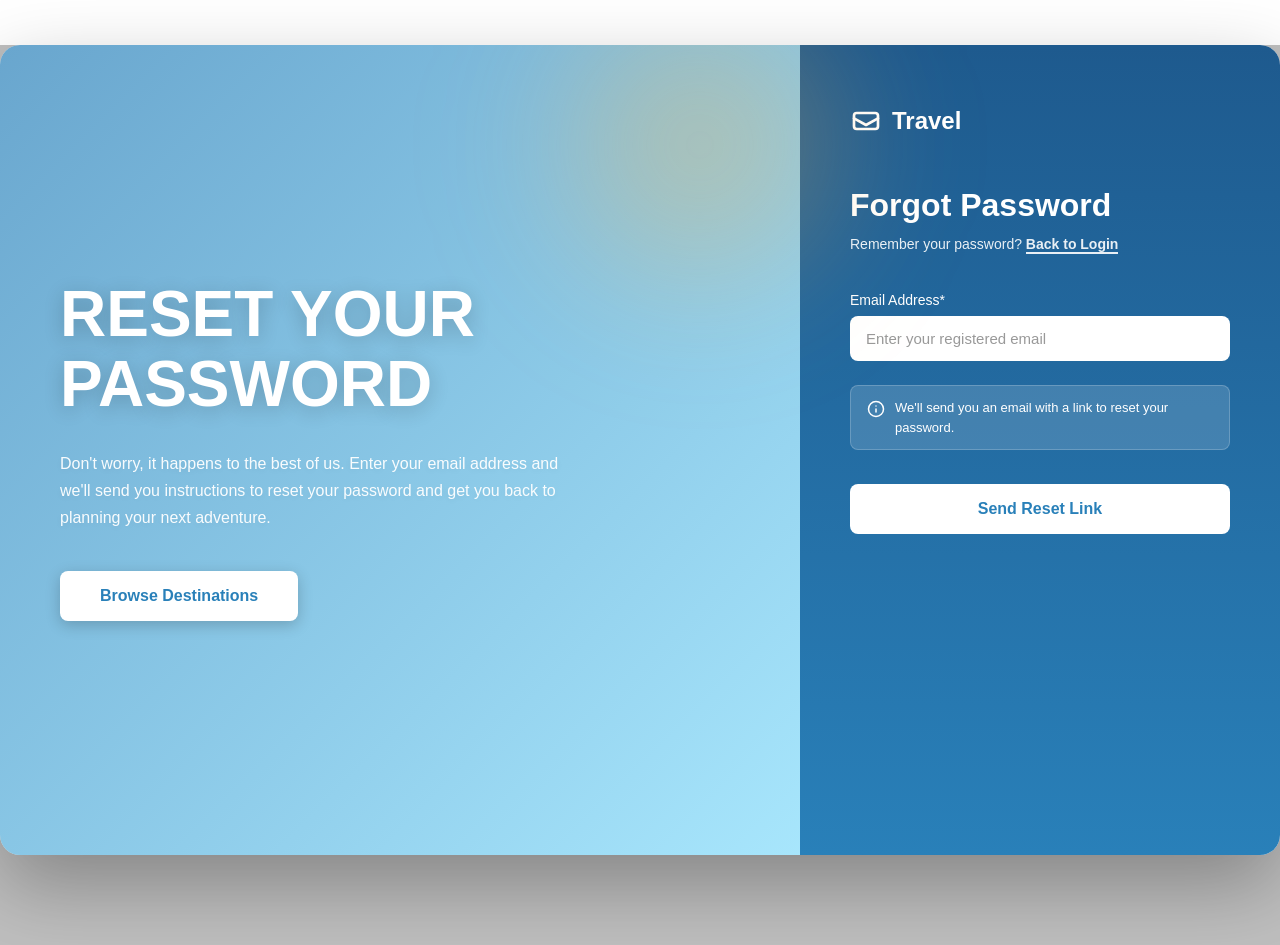
<file: registration/login/travel_forgot_password.html>
<!DOCTYPE html>
<html lang="en">
  <head>
    <meta charset="UTF-8" />
    <meta name="viewport" content="width=device-width, initial-scale=1.0" />
    <title>Travel - Forgot Password</title>
    <link rel="stylesheet" href="travel_forgot_password_css.css" />
  </head>
  <body>
    <div class="container">
      <div class="hero-section">
        <div class="hero-content">
          <h1>RESET YOUR<br />PASSWORD</h1>
          <p>
            Don't worry, it happens to the best of us. Enter your email address
            and we'll send you instructions to reset your password and get you
            back to planning your next adventure.
          </p>
          <a href="#" class="explore-btn">Browse Destinations</a>
        </div>
      </div>

      <div class="reset-section">
        <div class="logo">
          <svg
            viewBox="0 0 24 24"
            fill="none"
            xmlns="http://www.w3.org/2000/svg"
          >
            <path
              d="M21 16V8C21 6.89543 20.1046 6 19 6H5C3.89543 6 3 6.89543 3 8V16C3 17.1046 3.89543 18 5 18H19C20.1046 18 21 17.1046 21 16Z"
              stroke="white"
              stroke-width="2"
              stroke-linecap="round"
              stroke-linejoin="round"
            />
            <path
              d="M3 10L12 15L21 10"
              stroke="white"
              stroke-width="2"
              stroke-linecap="round"
              stroke-linejoin="round"
            />
          </svg>
          <span>Travel</span>
        </div>

        <h2>Forgot Password</h2>
        <p class="subtitle">
          Remember your password? <a href="travel_login_html.html" id="backToLogin">Back to Login</a>
        </p>

        <form id="forgotPasswordForm">
          <div class="form-group">
            <label for="email">Email Address*</label>
            <input
              type="email"
              id="email"
              placeholder="Enter your registered email"
              required
            />
          </div>

          <div class="info-text">
            <svg
              width="18"
              height="18"
              viewBox="0 0 24 24"
              fill="none"
              xmlns="http://www.w3.org/2000/svg"
            >
              <circle cx="12" cy="12" r="10" stroke="white" stroke-width="2" />
              <path
                d="M12 16V12M12 8H12.01"
                stroke="white"
                stroke-width="2"
                stroke-linecap="round"
              />
            </svg>
            <span
              >We'll send you an email with a link to reset your password.</span
            >
          </div>

          <div id="resetMessage" class="reset-message"></div>

          <button type="submit" class="reset-btn">Send Reset Link</button>
        </form>
      </div>
    </div>

    <script src="travel_forgot_password_js.js"></script>
  </body>
</html>
</file>
<file: registration/login/travel_forgot_password_css.css>
* {
  margin: 0;
  padding: 0;
  box-sizing: border-box;
}

body {
  font-family: -apple-system, BlinkMacSystemFont, "Segoe UI", Roboto, Oxygen,
    Ubuntu, Cantarell, sans-serif;
  min-height: 100vh;
  overflow-x: hidden;
  overflow-y: auto;
  background: url("https://images.unsplash.com/photo-1488646953014-85cb44e25828?w=1920&h=1080&fit=crop")
    center/cover no-repeat;
  position: relative;
}

body::before {
  content: "";
  position: absolute;
  top: 0;
  left: 0;
  right: 0;
  bottom: 0;
  background: rgba(0, 0, 0, 0.25);
  backdrop-filter: blur(3px);
}

.container {
  position: relative;
  display: flex;
  flex-wrap: wrap;
  max-width: 1400px;
  min-height: 90vh;
  margin: 5vh auto;
  background: white;
  border-radius: 20px;
  overflow: hidden;
  box-shadow: 0 30px 80px rgba(0, 0, 0, 0.3);
}

.hero-section {
  flex: 1;
  background: linear-gradient(
      135deg,
      rgba(41, 128, 185, 0.7) 0%,
      rgba(109, 213, 250, 0.6) 100%
    ),
    url("https://images.unsplash.com/photo-1506905925346-21bda4d32df4?w=1200&h=1200&fit=crop")
      center/cover;
  display: flex;
  flex-direction: column;
  justify-content: center;
  padding: 80px 60px;
  color: white;
  position: relative;
}

.hero-section::after {
  content: "";
  position: absolute;
  top: -100px;
  right: -100px;
  width: 400px;
  height: 400px;
  background: radial-gradient(
    circle,
    rgba(255, 183, 77, 0.4) 0%,
    transparent 70%
  );
  border-radius: 50%;
  filter: blur(60px);
}

.hero-content {
  position: relative;
  z-index: 1;
}

.hero-section h1 {
  font-size: 64px;
  font-weight: 800;
  line-height: 1.1;
  margin-bottom: 30px;
  text-shadow: 0 4px 20px rgba(0, 0, 0, 0.2);
}

.hero-section p {
  font-size: 16px;
  line-height: 1.7;
  margin-bottom: 40px;
  opacity: 0.95;
  max-width: 500px;
  text-shadow: 0 2px 10px rgba(0, 0, 0, 0.1);
}

.explore-btn {
  display: inline-block;
  background: white;
  color: #2980b9;
  padding: 16px 40px;
  border-radius: 8px;
  text-decoration: none;
  font-weight: 600;
  font-size: 16px;
  transition: all 0.3s ease;
  box-shadow: 0 4px 15px rgba(0, 0, 0, 0.2);
  align-self: flex-start;
}

.explore-btn:hover {
  transform: translateY(-2px);
  box-shadow: 0 6px 25px rgba(0, 0, 0, 0.3);
}

.reset-section {
  flex: 0 0 480px;
  background: linear-gradient(180deg, #1e5a8e 0%, #2980b9 100%);
  padding: 60px 50px;
  display: flex;
  flex-direction: column;
  color: white;
}

.logo {
  display: flex;
  align-items: center;
  gap: 10px;
  margin-bottom: 50px;
}

.logo svg {
  width: 32px;
  height: 32px;
}

.logo span {
  font-size: 24px;
  font-weight: 700;
}

.reset-section h2 {
  font-size: 32px;
  font-weight: 600;
  margin-bottom: 12px;
}

.subtitle {
  font-size: 14px;
  opacity: 0.9;
  margin-bottom: 40px;
}

.subtitle a {
  color: white;
  font-weight: 600;
  text-decoration: none;
  border-bottom: 2px solid white;
}

.subtitle a:hover {
  opacity: 0.8;
}

.form-group {
  margin-bottom: 24px;
}

.form-group label {
  display: block;
  margin-bottom: 8px;
  font-size: 14px;
  font-weight: 500;
}

.form-group input {
  width: 100%;
  padding: 14px 16px;
  border: none;
  border-radius: 8px;
  font-size: 15px;
  background: white;
  color: #333;
  transition: all 0.3s ease;
}

.form-group input::placeholder {
  color: #999;
}

.form-group input:focus {
  outline: none;
  box-shadow: 0 0 0 3px rgba(255, 255, 255, 0.3);
}

.info-text {
  display: flex;
  align-items: flex-start;
  gap: 10px;
  background: rgba(255, 255, 255, 0.15);
  padding: 12px 16px;
  border-radius: 8px;
  margin-bottom: 24px;
  font-size: 13px;
  line-height: 1.5;
  border: 1px solid rgba(255, 255, 255, 0.2);
}

.info-text svg {
  flex-shrink: 0;
  margin-top: 2px;
}

.reset-message {
  margin: 10px 0 0;
  padding: 12px 14px;
  border-radius: 8px;
  font-size: 14px;
  display: none;
}

.reset-message.error {
  background: rgba(255, 0, 0, 0.15);
  color: #ffdddd;
  border: 1px solid rgba(255, 0, 0, 0.4);
}

.reset-message.success {
  background: rgba(0, 255, 0, 0.15);
  color: #ddffdd;
  border: 1px solid rgba(0, 255, 0, 0.4);
}

.reset-btn {
  width: 100%;
  padding: 16px;
  background: white;
  color: #2980b9;
  border: none;
  border-radius: 8px;
  font-size: 16px;
  font-weight: 600;
  cursor: pointer;
  transition: all 0.3s ease;
  margin-top: 10px;
}

.reset-btn:hover {
  transform: translateY(-2px);
  box-shadow: 0 6px 20px rgba(0, 0, 0, 0.2);
}

.reset-btn:active {
  transform: translateY(0);
}

@media (max-width: 1024px) {
  .container {
    flex-direction: column;
    height: auto;
    max-height: 90vh;
    overflow-y: auto;
  }

  .hero-section {
    padding: 50px 40px;
  }

  .hero-section h1 {
    font-size: 48px;
  }

  .reset-section {
    flex: 1;
  }
}
</file>
